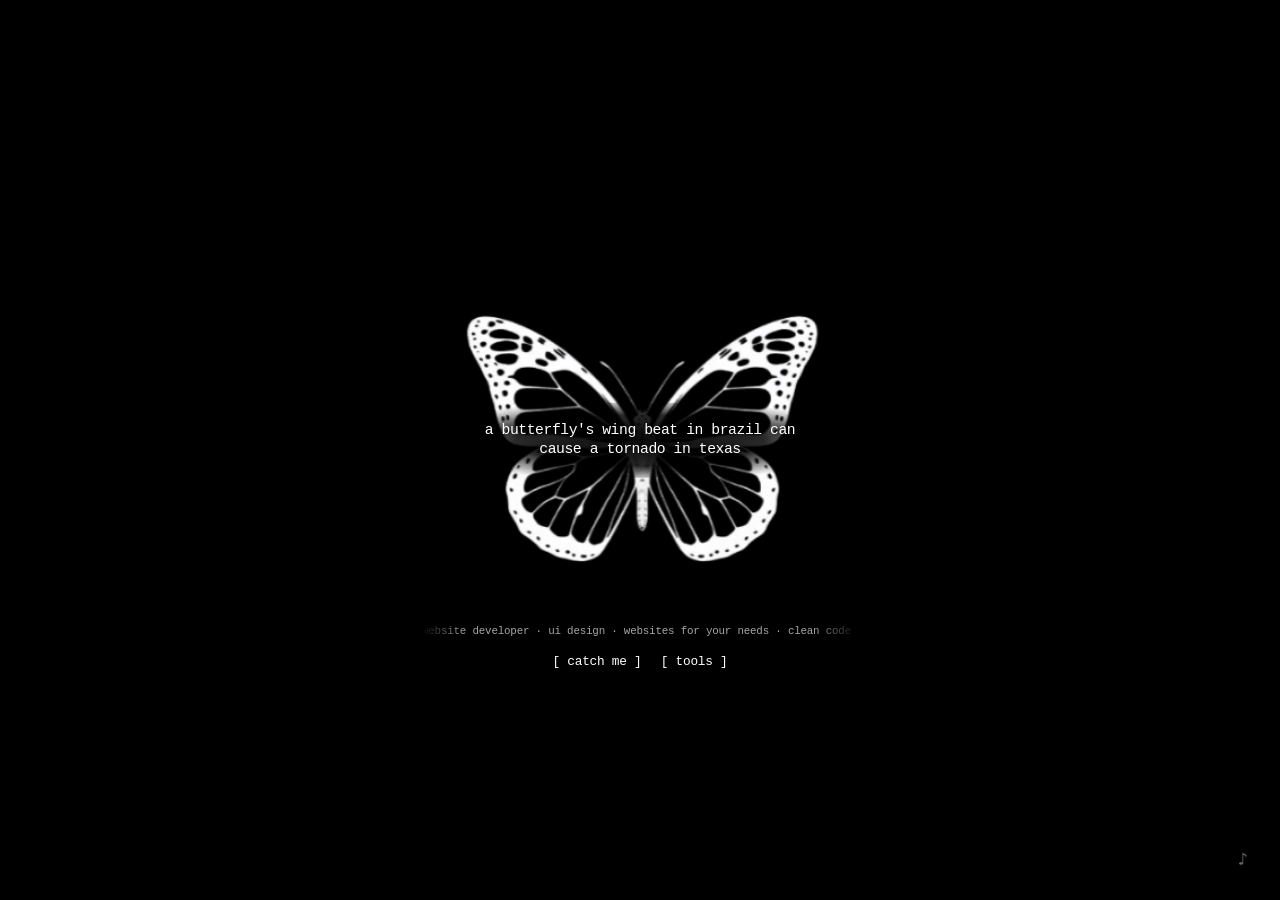
<file: index.html>
<!DOCTYPE html>
<html lang="en">
<head>
  <meta charset="UTF-8">
  <meta name="viewport" content="width=device-width, initial-scale=1">
  <title>larpujemy.pl</title>
  <meta name="description" content="flyest white boy of em all">
  <style>
    * {
      box-sizing: border-box;
      margin: 0;
      padding: 0;
      cursor: crosshair;
      user-select: none;
    }

    html {
      background-color: #ffffff;
      filter: invert(1);
    }

    body {
      background-color: #ffffff;
      color: #000000;
      font-family: "Courier New", Courier, monospace;
      min-height: 100vh;
      display: flex;
      flex-direction: column;
      align-items: center;
      justify-content: center;
      position: relative;
      -webkit-font-smoothing: antialiased;
    }

    html, body {
      height: 100vh;
      overflow: hidden;
      overscroll-behavior: none;
      touch-action: none;
    }

    .stage {
      display: flex;
      flex-direction: column;
      align-items: center;
      width: clamp(260px, 34vw, 600px);
      max-width: 92vw;
      min-width: 0;
      transform: translateZ(0);
    }

    .butterfly-frame {
      position: relative;
      width: 100%;
      line-height: 0;
    }

    .butterfly-img {
      width: 100%;
      height: auto;
      display: block;
      pointer-events: none;
      backface-visibility: hidden;
    }

    .quote {
      position: absolute;
      top: 50%;
      left: 50%;
      transform: translate(-50%, -50%) translateZ(0);
      width: 84%;
      text-align: center;
      font-size: clamp(11px, 1.15vw, 20px);
      line-height: 1.35;
      letter-spacing: -0.03em;
      color: #000000;
      padding: 4% 2%;
      font-weight: 500;
      text-shadow: 0 0 8px #ffffff, 0 0 14px #ffffff;
      background: radial-gradient(
        ellipse at center,
        rgba(255, 255, 255, 0.96) 0%,
        rgba(255, 255, 255, 0.84) 48%,
        rgba(255, 255, 255, 0) 80%
      );
    }

    .marquee-box {
      width: 100%;
      max-width: 100%;
      overflow: hidden;
      display: flex;
      white-space: nowrap;
      margin-top: clamp(-24px, -2vw, -10px);
      opacity: 0.65;
      mask-image: linear-gradient(to right, transparent, black 10%, black 90%, transparent);
      -webkit-mask-image: linear-gradient(to right, transparent, black 10%, black 90%, transparent);
      transform: translateZ(0);
    }

    .marquee-track {
      display: flex;
      flex-shrink: 0;
      min-width: 100%;
      font-size: clamp(10px, 0.85vw, 14px);
      letter-spacing: -0.02em;
      color: #000000;
      animation: marquee-scroll 18s linear infinite;
      will-change: transform;
    }

    .marquee-track span {
      white-space: nowrap;
    }

    @keyframes marquee-scroll {
      0% {
        transform: translate3d(0, 0, 0);
      }
      100% {
        transform: translate3d(-100%, 0, 0);
      }
    }

    .links {
      display: flex;
      justify-content: center;
      gap: clamp(14px, 1.5vw, 26px);
      margin-top: clamp(12px, 1.3vw, 22px);
      font-size: clamp(11px, 1vw, 16px);
      letter-spacing: -0.02em;
      white-space: nowrap;
    }

    .links > a {
      color: #000000;
      text-decoration: none;
      cursor: pointer;
      transition: opacity 0.15s ease;
    }

    .links > a:hover {
      opacity: 0.6;
    }

    .audio-widget {
      position: fixed;
      bottom: clamp(18px, 2.5vw, 38px);
      right: clamp(18px, 2.5vw, 38px);
      display: flex;
      align-items: center;
      gap: 14px;
      font-family: monospace;
      user-select: none;
      z-index: 1000;
      transform: translateZ(0);
    }

    .player-info {
      display: none;
      align-items: center;
      gap: 12px;
    }

    .audio-widget.playing .player-info {
      display: flex;
    }

    .track-title,
    .track-time {
      font-size: clamp(10px, 0.8vw, 13px);
      letter-spacing: -0.02em;
      color: #000000;
      opacity: 0.6;
      white-space: nowrap;
    }

    .glyph-container {
      position: relative;
      display: flex;
      align-items: center;
      justify-content: center;
    }

    .vol-popover {
      position: absolute;
      bottom: 100%;
      left: 50%;
      transform: translateX(-50%);
      padding-bottom: 32px;
      display: flex;
      align-items: center;
      justify-content: center;
      opacity: 0;
      pointer-events: none;
      transition: opacity 0.2s ease;
    }

    .audio-widget.playing .glyph-container:hover .vol-popover {
      opacity: 1;
      pointer-events: auto;
    }

    #vol-slider {
      -webkit-appearance: none;
      appearance: none;
      width: clamp(50px, 4vw, 68px);
      height: 2px;
      background: #000000;
      outline: none;
      cursor: pointer;
      transform: rotate(-90deg);
      opacity: 0.6;
    }

    #vol-slider::-webkit-slider-thumb {
      -webkit-appearance: none;
      width: 7px;
      height: 7px;
      background: #000000;
      border-radius: 0;
      cursor: pointer;
    }

    #vol-slider::-moz-range-thumb {
      width: 7px;
      height: 7px;
      background: #000000;
      border: none;
      border-radius: 0;
      cursor: pointer;
    }

    .music-glyph {
      font-size: clamp(16px, 1.35vw, 24px);
      line-height: 1;
      color: #000000;
      cursor: pointer;
      opacity: 0.4;
      transition: opacity 0.2s ease;
      touch-action: manipulation;
    }

    .glyph-container:hover .music-glyph {
      opacity: 1;
    }

    @media (hover: none) and (pointer: coarse) {
      .audio-widget.playing .vol-popover {
        opacity: 1;
        pointer-events: auto;
      }
    }

    /* made by larpujemy :& */
  </style>
</head>
<body>

  <main class="stage">
    <div class="butterfly-frame">
      <img src="motyl.webp" alt="butterfly" class="butterfly-img" width="385" height="370" fetchpriority="high">
      <p class="quote">
        a butterfly's wing beat in brazil can cause a tornado in texas
      </p>
    </div>

    <div class="marquee-box">
      <div class="marquee-track">
        <span>website developer · ui design · websites for your needs · clean code · from scratch to production · &nbsp;</span>
        <span>website developer · ui design · websites for your needs · clean code · from scratch to production · &nbsp;</span>
      </div>
      <div class="marquee-track" aria-hidden="true">
        <span>website developer · ui design · websites for your needs · clean code · from scratch to production · &nbsp;</span>
        <span>website developer · ui design · websites for your needs · clean code · from scratch to production · &nbsp;</span>
      </div>
    </div>

    <nav class="links">
      <a href="https://discord.com/users/1466510566385254557" target="_blank" rel="noopener noreferrer">[ catch me ]</a>
      <a href="/tools">[ tools ]</a>
    </nav>
  </main>

  <div class="audio-widget" id="audio-widget">
    <div class="player-info" id="player-info">
      <span class="track-title" id="track-title"></span>
      <span class="track-time" id="track-time">[ 0:00 / 0:00 ]</span>
    </div>

    <div class="glyph-container">
      <div class="vol-popover">
        <input type="range" id="vol-slider" min="0" max="1" step="0.01" value="0.3" aria-label="Volume">
      </div>
      <span class="music-glyph" id="music-btn" role="button" aria-label="Play or pause music" tabindex="0">&#9834;</span>
    </div>
  </div>

  <audio id="main-audio"></audio>
  <script src="script.js" defer></script>
</body>
</html>
</file>
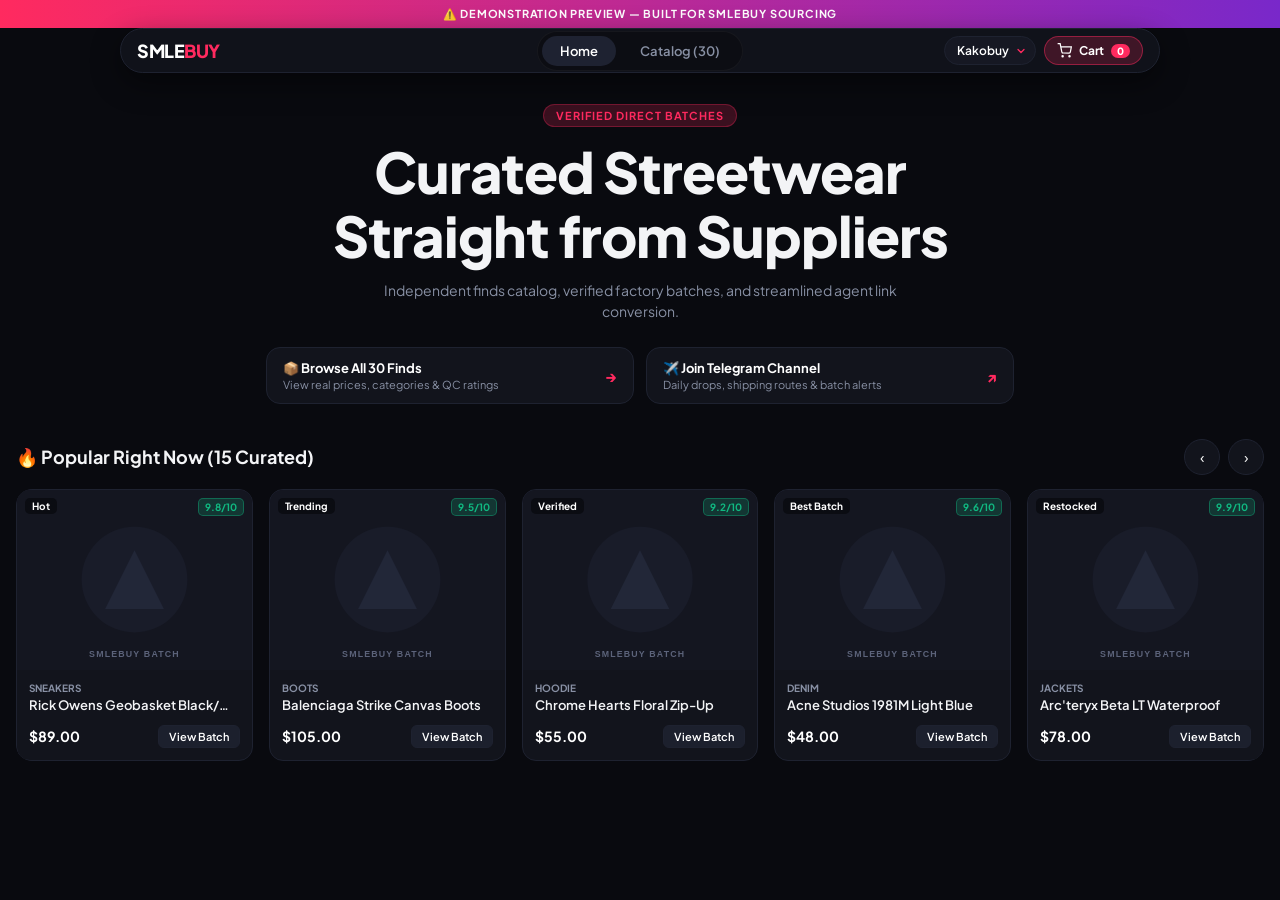
<file: smlebuy/index.html>
<!DOCTYPE html>
<html lang="en">
<head>
  <meta charset="UTF-8">
  <meta name="viewport" content="width=device-width, initial-scale=1.0">
  <title>SMLEBUY — Direct Sourcing & Finds Showcase</title>
  <link rel="preconnect" href="https://fonts.googleapis.com">
  <link rel="preconnect" href="https://fonts.gstatic.com" crossorigin>
  <link href="https://fonts.googleapis.com/css2?family=Plus+Jakarta+Sans:wght@400;500;600;700;800&display=swap" rel="stylesheet">
  <style>
    :root {
      --bg: #090a0f;
      --card-bg: #12141c;
      --card-border: #1e2230;
      --accent: #ff2a5f;
      --accent-glow: rgba(255, 42, 95, 0.2);
      --text: #f3f4f6;
      --text-muted: #8890a4;
    }

    * {
      box-sizing: border-box;
      margin: 0;
      padding: 0;
      font-family: 'Plus Jakarta Sans', sans-serif;
    }

    body {
      background-color: var(--bg);
      color: var(--text);
      min-height: 100vh;
      overflow-x: hidden;
      padding-bottom: 70px;
    }

    /* --- ALERT BAR --- */
    .demo-bar {
      background: linear-gradient(90deg, #ff2a5f, #7928ca);
      color: #fff;
      text-align: center;
      padding: 7px 14px;
      font-size: 11px;
      font-weight: 700;
      letter-spacing: 0.8px;
      text-transform: uppercase;
    }

    /* --- NAVBAR --- */
    header {
      position: sticky;
      top: 14px;
      z-index: 100;
      padding: 0 16px;
      margin-bottom: 25px;
    }

    .nav-container {
      max-width: 1040px;
      margin: 0 auto;
      background: rgba(18, 20, 28, 0.92);
      backdrop-filter: blur(14px);
      border: 1px solid var(--card-border);
      border-radius: 50px;
      padding: 7px 16px;
      display: flex;
      align-items: center;
      justify-content: space-between;
      box-shadow: 0 10px 30px rgba(0, 0, 0, 0.45);
      position: relative;
    }

    .logo {
      font-size: 18px;
      font-weight: 800;
      letter-spacing: -0.5px;
      text-decoration: none;
      color: #fff;
      z-index: 2;
    }

    .logo span {
      color: var(--accent);
    }

    .nav-center {
      position: absolute;
      left: 50%;
      top: 50%;
      transform: translate(-50%, -50%);
      display: flex;
      align-items: center;
      gap: 6px;
      background: rgba(9, 10, 15, 0.45);
      padding: 4px;
      border-radius: 30px;
      border: 1px solid rgba(255, 255, 255, 0.04);
      z-index: 1;
    }

    .nav-link {
      color: var(--text-muted);
      text-decoration: none;
      font-size: 13px;
      font-weight: 600;
      padding: 7px 18px;
      border-radius: 25px;
      transition: all 0.2s ease;
      white-space: nowrap;
    }

    .nav-link:hover { color: #fff; }
    .nav-link.active {
      color: #fff;
      background: #1e2231;
    }

    .nav-actions {
      display: flex;
      align-items: center;
      gap: 8px;
      z-index: 2;
    }

    .agent-wrapper {
      position: relative;
      display: flex;
      align-items: center;
    }

    .agent-select-input {
      appearance: none;
      -webkit-appearance: none;
      background: #161823;
      border: 1px solid var(--card-border);
      color: #fff;
      font-size: 12px;
      font-weight: 600;
      padding: 6px 26px 6px 12px;
      border-radius: 20px;
      cursor: pointer;
      outline: none;
      transition: border-color 0.2s;
    }

    .agent-select-input:hover,
    .agent-select-input:focus {
      border-color: rgba(255, 42, 95, 0.5);
    }

    .agent-wrapper svg {
      position: absolute;
      right: 9px;
      pointer-events: none;
      stroke: var(--accent);
    }

    .cart-btn {
      display: inline-flex;
      align-items: center;
      gap: 7px;
      background: var(--accent-glow);
      border: 1px solid rgba(255, 42, 95, 0.45);
      color: #fff;
      font-size: 12px;
      font-weight: 700;
      padding: 6px 12px;
      border-radius: 20px;
      text-decoration: none;
      cursor: pointer;
    }

    .cart-btn svg {
      stroke: #fff;
      fill: none;
      stroke-width: 2;
    }

    .cart-num {
      background: var(--accent);
      color: #fff;
      font-size: 10px;
      padding: 1px 6px;
      border-radius: 12px;
      font-weight: 800;
    }

    /* --- BOTTOM BAR DLA TELEFONÓW --- */
    .mobile-bottom-nav {
      display: none;
      position: fixed;
      bottom: 12px;
      left: 50%;
      transform: translateX(-50%);
      background: rgba(18, 20, 28, 0.95);
      backdrop-filter: blur(16px);
      border: 1px solid var(--card-border);
      border-radius: 40px;
      padding: 5px 8px;
      z-index: 200;
      box-shadow: 0 10px 25px rgba(0,0,0,0.6);
      gap: 4px;
    }

    .mobile-bottom-nav .nav-link {
      font-size: 12px;
      padding: 7px 16px;
    }

    /* --- HERO --- */
    .hero {
      max-width: 860px;
      margin: 30px auto 25px;
      padding: 0 16px;
      text-align: center;
    }

    .hero-tag {
      display: inline-block;
      font-size: 11px;
      font-weight: 700;
      text-transform: uppercase;
      letter-spacing: 1px;
      padding: 4px 12px;
      border-radius: 30px;
      background: var(--accent-glow);
      color: var(--accent);
      border: 1px solid rgba(255, 42, 95, 0.3);
      margin-bottom: 12px;
    }

    .hero h1 {
      font-size: clamp(28px, 6vw, 56px);
      font-weight: 800;
      letter-spacing: -1px;
      line-height: 1.15;
      margin-bottom: 12px;
    }

    .hero p {
      color: var(--text-muted);
      font-size: 14px;
      line-height: 1.5;
      max-width: 540px;
      margin: 0 auto 24px;
    }

    /* --- ACTIONS ROW --- */
    .compact-actions-row {
      max-width: 780px;
      margin: 0 auto 35px;
      padding: 0 16px;
      display: flex;
      gap: 12px;
    }

    .compact-btn {
      flex: 1;
      background: var(--card-bg);
      border: 1px solid var(--card-border);
      border-radius: 14px;
      padding: 12px 16px;
      display: flex;
      align-items: center;
      justify-content: space-between;
      text-decoration: none;
      color: #fff;
      transition: all 0.2s ease;
    }

    .compact-btn:hover {
      border-color: var(--accent);
      transform: translateY(-2px);
      background: #161822;
    }

    .compact-btn .label {
      font-size: 13px;
      font-weight: 700;
      display: flex;
      align-items: center;
      gap: 8px;
    }

    .compact-btn .sub {
      font-size: 11px;
      color: var(--text-muted);
      margin-top: 2px;
    }

    .compact-btn .arrow {
      color: var(--accent);
      font-weight: 800;
      font-size: 15px;
    }

    /* --- RESPONSIVE CAROUSEL (5 NA PC / 1 NA MOBILE) --- */
    .carousel-section {
      max-width: 1280px;
      margin: 0 auto 60px;
      padding: 0 16px;
    }

    .section-header {
      display: flex;
      align-items: center;
      justify-content: space-between;
      margin-bottom: 14px;
    }

    .section-header h2 {
      font-size: 18px;
      font-weight: 700;
      display: flex;
      align-items: center;
      gap: 8px;
    }

    .controls {
      display: flex;
      gap: 8px;
    }

    .ctrl-btn {
      width: 36px;
      height: 36px;
      border-radius: 50%;
      background: var(--card-bg);
      border: 1px solid var(--card-border);
      color: #fff;
      cursor: pointer;
      display: flex;
      align-items: center;
      justify-content: center;
      font-size: 15px;
      transition: all 0.2s;
    }

    .ctrl-btn:hover {
      background: var(--accent);
      border-color: var(--accent);
    }

    .carousel-wrapper {
      overflow: hidden;
      width: 100%;
      border-radius: 16px;
    }

    .carousel-track {
      display: flex;
      transition: transform 0.55s cubic-bezier(0.25, 1, 0.5, 1);
      width: 100%;
      gap: 16px;
    }

    /* Desktop domyślnie: 5 kart w jednym rzędzie z uwzględnieniem odstępów */
    .p-card-item {
      flex: 0 0 calc((100% - (4 * 16px)) / 5);
      background: var(--card-bg);
      border: 1px solid var(--card-border);
      border-radius: 14px;
      overflow: hidden;
      display: flex;
      flex-direction: column;
    }

    .p-img-box {
      width: 100%;
      height: 180px;
      background: #161824;
      position: relative;
    }

    .p-img-box img {
      width: 100%;
      height: 100%;
      object-fit: cover;
    }

    .p-badge {
      position: absolute;
      top: 8px;
      left: 8px;
      background: rgba(9, 10, 15, 0.8);
      backdrop-filter: blur(4px);
      padding: 2px 7px;
      border-radius: 5px;
      font-size: 10px;
      font-weight: 700;
      color: #fff;
    }

    .p-score {
      position: absolute;
      top: 8px;
      right: 8px;
      background: rgba(16, 185, 129, 0.2);
      border: 1px solid rgba(16, 185, 129, 0.4);
      color: #10b981;
      padding: 2px 6px;
      border-radius: 5px;
      font-size: 10px;
      font-weight: 700;
    }

    .p-details {
      padding: 12px;
      display: flex;
      flex-direction: column;
      flex-grow: 1;
    }

    .p-category {
      font-size: 10px;
      color: var(--text-muted);
      text-transform: uppercase;
      font-weight: 700;
      margin-bottom: 3px;
    }

    .p-title {
      font-size: 13px;
      font-weight: 600;
      white-space: nowrap;
      overflow: hidden;
      text-overflow: ellipsis;
      margin-bottom: 12px;
    }

    .p-footer {
      display: flex;
      align-items: center;
      justify-content: space-between;
      margin-top: auto;
    }

    .p-price {
      font-size: 14px;
      font-weight: 700;
      color: #fff;
    }

    .p-buy {
      background: #1c202d;
      border: 1px solid var(--card-border);
      color: #fff;
      font-size: 11px;
      font-weight: 600;
      padding: 4px 10px;
      border-radius: 6px;
      text-decoration: none;
      transition: border-color 0.2s;
    }

    .p-buy:hover { border-color: var(--accent); }

    /* --- MOBILE STYLES (DOKŁADNIE 1 KARTA WIDOCZNA) --- */
    @media (max-width: 768px) {
      body { padding-bottom: 80px; }
      .nav-center { display: none; }
      .mobile-bottom-nav { display: flex; }
      .compact-actions-row { flex-direction: column; }
      .cart-btn span.label-text { display: none; }

      .carousel-section {
        max-width: 440px; /* Zgrabny wyśrodkowany box na mobile */
      }

      .carousel-track {
        gap: 0px; /* Bez luki między kartami na pełnym slajdzie 100% */
      }

      .p-card-item {
        flex: 0 0 100%; /* Dokładnie 1 item zajmuje cały ekran */
        border-radius: 16px;
      }

      .p-img-box {
        height: 240px;
      }
    }
  </style>
</head>
<body>

  <div class="demo-bar">
    ⚠️ Demonstration Preview — Built for SMLEBUY Sourcing
  </div>

  <header>
    <div class="nav-container">
      <a href="index.html" class="logo">SMLE<span>BUY</span></a>

      <nav class="nav-center">
        <a href="index.html" class="nav-link active">Home</a>
        <a href="links.html" class="nav-link">Catalog (30)</a>
      </nav>

      <div class="nav-actions">
        <div class="agent-wrapper">
          <select class="agent-select-input" id="navAgent">
            <option>Kakobuy</option>
            <option>Mulebuy</option>
            <option>CNfans</option>
            <option>Basetao</option>
          </select>
          <svg width="12" height="12" viewBox="0 0 24 24" fill="none" stroke-width="2.5" stroke-linecap="round"><path d="M6 9l6 6 6-6"/></svg>
        </div>

        <button class="cart-btn" onclick="alert('Cart preview')">
          <svg width="15" height="15" viewBox="0 0 24 24">
            <circle cx="9" cy="21" r="1"></circle>
            <circle cx="20" cy="21" r="1"></circle>
            <path d="M1 1h4l2.68 13.39a2 2 0 0 0 2 1.61h9.72a2 2 0 0 0 2-1.61L23 6H6"></path>
          </svg>
          <span class="label-text">Cart</span>
          <span class="cart-num">0</span>
        </button>
      </div>
    </div>
  </header>

  <div class="mobile-bottom-nav">
    <a href="index.html" class="nav-link active">🏠 Home</a>
    <a href="links.html" class="nav-link">📦 Catalog (30)</a>
  </div>

  <main>
    <section class="hero">
      <span class="hero-tag">Verified Direct Batches</span>
      <h1>Curated Streetwear<br>Straight from Suppliers</h1>
      <p>Independent finds catalog, verified factory batches, and streamlined agent link conversion.</p>
    </section>

    <section class="compact-actions-row">
      <a href="links.html" class="compact-btn">
        <div>
          <div class="label">📦 Browse All 30 Finds</div>
          <div class="sub">View real prices, categories & QC ratings</div>
        </div>
        <span class="arrow">→</span>
      </a>

      <a href="https://t.me" target="_blank" class="compact-btn">
        <div>
          <div class="label">✈️ Join Telegram Channel</div>
          <div class="sub">Daily drops, shipping routes & batch alerts</div>
        </div>
        <span class="arrow">↗</span>
      </a>
    </section>

    <!-- Sekcja Karuzeli -->
    <section class="carousel-section">
      <div class="section-header">
        <h2>🔥 Popular Right Now (15 Curated)</h2>
        <div class="controls">
          <button class="ctrl-btn" onclick="prevSlide()" title="Previous">‹</button>
          <button class="ctrl-btn" onclick="nextSlide()" title="Next">›</button>
        </div>
      </div>

      <div class="carousel-wrapper">
        <div class="carousel-track" id="popularTrack"></div>
      </div>
    </section>
  </main>

  <script>
    const PLACEHOLDER_IMG = "data:image/svg+xml;charset=UTF-8,%3Csvg xmlns='http://www.w3.org/2000/svg' width='400' height='400' viewBox='0 0 400 400'%3E%3Crect width='400' height='400' fill='%23141620'/%3E%3Ccircle cx='200' cy='200' r='90' fill='%23191c29'/%3E%3Cpath d='M150 250 L200 150 L250 250 Z' fill='%23222738'/%3E%3Ctext x='50%25' y='82%25' dominant-baseline='middle' text-anchor='middle' fill='%235c637a' font-family='sans-serif' font-size='15' font-weight='700' letter-spacing='2'%3ESMLEBUY BATCH%3C/text%3E%3C/svg%3E";

    const popularItems = [
      { id: 1, name: "Rick Owens Geobasket Black/Milk", cat: "Sneakers", price: "$89.00", rating: "9.8/10", badge: "Hot" },
      { id: 2, name: "Balenciaga Strike Canvas Boots", cat: "Boots", price: "$105.00", rating: "9.5/10", badge: "Trending" },
      { id: 3, name: "Chrome Hearts Floral Zip-Up", cat: "Hoodie", price: "$55.00", rating: "9.2/10", badge: "Verified" },
      { id: 4, name: "Acne Studios 1981M Light Blue", cat: "Denim", price: "$48.00", rating: "9.6/10", badge: "Best Batch" },
      { id: 5, name: "Arc'teryx Beta LT Waterproof", cat: "Jackets", price: "$78.00", rating: "9.9/10", badge: "Restocked" },
      { id: 6, name: "Maison Margiela GAT White Leather", cat: "Sneakers", price: "$65.00", rating: "9.7/10", badge: "Top Tier" },
      { id: 7, name: "Supreme Box Logo FW23 Heather Grey", cat: "Hoodie", price: "$52.00", rating: "9.8/10", badge: "Popular" },
      { id: 8, name: "Bape Shark Double Full Zip", cat: "Hoodie", price: "$62.00", rating: "9.0/10", badge: "Classic" },
      { id: 9, name: "Rick Owens Bolan Banana Denim", cat: "Denim", price: "$59.00", rating: "9.4/10", badge: "Waxed" },
      { id: 10, name: "Prada Re-Nylon Puffer Jacket", cat: "Jackets", price: "$115.00", rating: "9.6/10", badge: "Luxury" },
      { id: 11, name: "Salomon XT-6 Black Phantom", cat: "Sneakers", price: "$58.00", rating: "9.4/10", badge: "Gorpcore" },
      { id: 12, name: "Chrome Hearts Roller Belt 925", cat: "Accessories", price: "$45.00", rating: "9.5/10", badge: "Steel" },
      { id: 13, name: "Balenciaga 3XL Mud Sneaker", cat: "Sneakers", price: "$98.00", rating: "9.7/10", badge: "Distressed" },
      { id: 14, name: "Moncler Maya Down Black", cat: "Jackets", price: "$130.00", rating: "9.9/10", badge: "Warm" },
      { id: 15, name: "Diesel 1996 D-Sire Baggy Wash", cat: "Denim", price: "$54.00", rating: "9.5/10", badge: "Oversized" }
    ];

    const track = document.getElementById('popularTrack');

    // Generujemy 15 itemów
    popularItems.forEach(item => {
      track.innerHTML += `
        <div class="p-card-item">
          <div class="p-img-box">
            <span class="p-badge">${item.badge}</span>
            <span class="p-score">${item.rating}</span>
            <img src="${PLACEHOLDER_IMG}" alt="${item.name}">
          </div>
          <div class="p-details">
            <span class="p-category">${item.cat}</span>
            <div class="p-title" title="${item.name}">${item.name}</div>
            <div class="p-footer">
              <span class="p-price">${item.price}</span>
              <a href="links.html" class="p-buy">View Batch</a>
            </div>
          </div>
        </div>
      `;
    });

    let currentIndex = 0;

    function isMobile() {
      return window.innerWidth <= 768;
    }

    function updateCarousel() {
      if (isMobile()) {
        // Na telefonie: skok o 1 item (100% szerokości tracka)
        track.style.transform = `translateX(-${currentIndex * 100}%)`;
      } else {
        // Na PC: skok o 5 itemów (czyli 1 cały ekran = 100% + gap)
        // Dla 15 itemów i 5 widocznych mamy 3 strony (indeksy 0, 1, 2)
        const gap = 16;
        track.style.transform = `translateX(calc(-${currentIndex * 100}% - ${currentIndex * gap}px))`;
      }
    }

    function nextSlide() {
      const maxIndex = isMobile() ? (popularItems.length - 1) : 2; // 15 stron na mobile vs 3 strony po 5 sztuk na PC
      currentIndex = currentIndex >= maxIndex ? 0 : currentIndex + 1;
      updateCarousel();
    }

    function prevSlide() {
      const maxIndex = isMobile() ? (popularItems.length - 1) : 2;
      currentIndex = currentIndex <= 0 ? maxIndex : currentIndex - 1;
      updateCarousel();
    }

    // Reset indeksu przy zmianie rozmiaru okna
    window.addEventListener('resize', () => {
      currentIndex = 0;
      updateCarousel();
    });

    // Pętla auto-scroll co 3 sekundy
    let timer = setInterval(nextSlide, 3000);
    track.addEventListener('mouseenter', () => clearInterval(timer));
    track.addEventListener('mouseleave', () => timer = setInterval(nextSlide, 3000));
  </script>
</body>
</html>
</file>
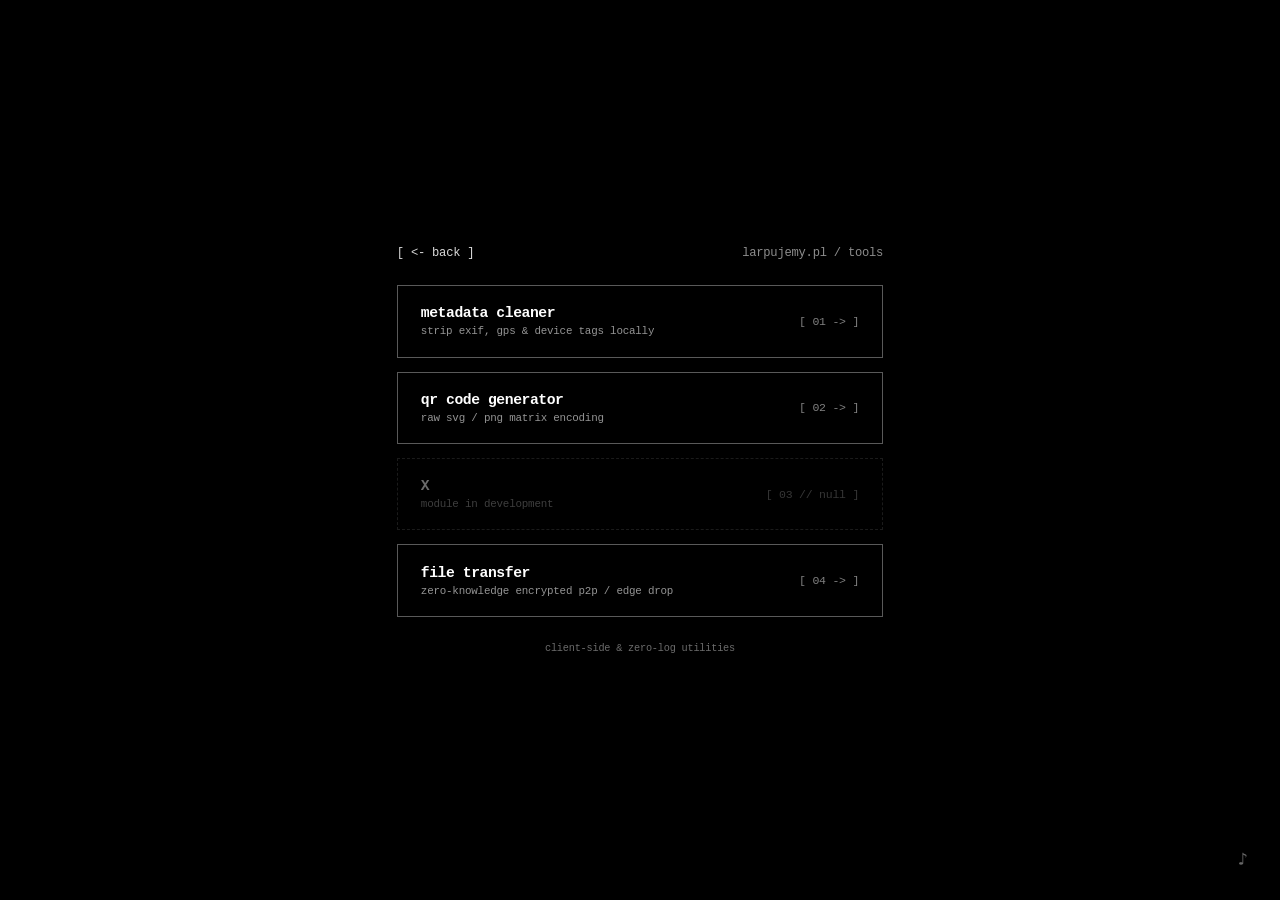
<file: tools/index.html>
<!DOCTYPE html>
<html lang="en">
<head>
  <meta charset="UTF-8">
  <meta name="viewport" content="width=device-width, initial-scale=1">
  <title>larpujemy.pl — tools</title>
  <meta name="description" content="utility suite by larpujemy">
  <style>
    * {
      box-sizing: border-box;
      margin: 0;
      padding: 0;
      cursor: crosshair;
      user-select: none;
    }

    html {
      background-color: #ffffff;
      filter: invert(1);
    }

    body {
      background-color: #ffffff;
      color: #000000;
      font-family: "Courier New", Courier, monospace;
      min-height: 100vh;
      display: flex;
      flex-direction: column;
      align-items: center;
      justify-content: center;
      position: relative;
      padding: 24px 16px;
      -webkit-font-smoothing: antialiased;
    }

    html, body {
      height: 100vh;
      overflow: hidden;
      overscroll-behavior: none;
      touch-action: none;
    }

    .stage {
      display: flex;
      flex-direction: column;
      align-items: center;
      width: clamp(300px, 38vw, 680px);
      max-width: 92vw;
      transform: translateZ(0);
    }

    .header-bar {
      width: 100%;
      display: flex;
      justify-content: space-between;
      align-items: center;
      margin-bottom: clamp(16px, 2vw, 28px);
      font-size: clamp(11px, 0.95vw, 15px);
      letter-spacing: -0.02em;
    }

    .header-title {
      opacity: 0.55;
    }

    .back-link {
      color: #000000;
      text-decoration: none;
      cursor: alias;
      opacity: 0.85;
      transition: opacity 0.15s ease;
    }

    .back-link:hover {
      opacity: 1;
      text-decoration: underline;
    }

    .tools-stack {
      width: 100%;
      display: flex;
      flex-direction: column;
      gap: clamp(10px, 1.1vw, 16px);
    }

    .tool-card {
      width: 100%;
      display: flex;
      align-items: center;
      justify-content: space-between;
      padding: clamp(14px, 1.5vw, 22px) clamp(16px, 1.8vw, 26px);
      border: 1px solid rgba(0, 0, 0, 0.35);
      background-color: transparent;
      color: #000000;
      text-decoration: none;
      cursor: alias;
      transition: background-color 0.12s ease, color 0.12s ease, border-color 0.12s ease;
    }

    .tool-card:hover {
      background-color: #000000;
      color: #ffffff;
      border-color: #000000;
    }

    .tool-left {
      display: flex;
      flex-direction: column;
      gap: 4px;
      min-width: 0;
    }

    .tool-name {
      font-size: clamp(13px, 1.15vw, 18px);
      font-weight: 700;
      letter-spacing: -0.03em;
      white-space: nowrap;
      overflow: hidden;
      text-overflow: ellipsis;
    }

    .tool-desc {
      font-size: clamp(10px, 0.85vw, 13px);
      letter-spacing: -0.02em;
      opacity: 0.58;
      white-space: nowrap;
      overflow: hidden;
      text-overflow: ellipsis;
    }

    .tool-card:hover .tool-desc {
      opacity: 0.78;
    }

    .tool-meta {
      font-size: clamp(10px, 0.9vw, 14px);
      letter-spacing: -0.02em;
      opacity: 0.5;
      margin-left: 16px;
      flex-shrink: 0;
    }

    .tool-card:hover .tool-meta {
      opacity: 1;
    }

    .tool-card.is-empty {
      border-style: dashed;
      border-color: rgba(0, 0, 0, 0.25);
      opacity: 0.42;
      cursor: not-allowed;
      pointer-events: none;
    }

    .footer-note {
      width: 100%;
      margin-top: clamp(16px, 2vw, 28px);
      font-size: clamp(10px, 0.8vw, 13px);
      letter-spacing: -0.02em;
      opacity: 0.42;
      text-align: center;
    }

    /* Identical Audio Widget */
    .audio-widget {
      position: fixed;
      bottom: clamp(18px, 2.5vw, 38px);
      right: clamp(18px, 2.5vw, 38px);
      display: flex;
      align-items: center;
      gap: 14px;
      font-family: monospace;
      user-select: none;
      z-index: 1000;
      transform: translateZ(0);
    }

    .player-info {
      display: none;
      align-items: center;
      gap: 12px;
    }

    .audio-widget.playing .player-info {
      display: flex;
    }

    .track-title,
    .track-time {
      font-size: clamp(10px, 0.8vw, 13px);
      letter-spacing: -0.02em;
      color: #000000;
      opacity: 0.6;
      white-space: nowrap;
    }

    .glyph-container {
      position: relative;
      display: flex;
      align-items: center;
      justify-content: center;
    }

    .vol-popover {
      position: absolute;
      bottom: 100%;
      left: 50%;
      transform: translateX(-50%);
      padding-bottom: 32px;
      display: flex;
      align-items: center;
      justify-content: center;
      opacity: 0;
      pointer-events: none;
      transition: opacity 0.2s ease;
    }

    .audio-widget.playing .glyph-container:hover .vol-popover {
      opacity: 1;
      pointer-events: auto;
    }

    #vol-slider {
      -webkit-appearance: none;
      appearance: none;
      width: clamp(50px, 4vw, 68px);
      height: 2px;
      background: #000000;
      outline: none;
      cursor: crosshair;
      transform: rotate(-90deg);
      opacity: 0.6;
    }

    #vol-slider::-webkit-slider-thumb {
      -webkit-appearance: none;
      width: 7px;
      height: 7px;
      background: #000000;
      border-radius: 0;
      cursor: crosshair;
    }

    #vol-slider::-moz-range-thumb {
      width: 7px;
      height: 7px;
      background: #000000;
      border: none;
      border-radius: 0;
      cursor: crosshair;
    }

    .music-glyph {
      font-size: clamp(16px, 1.35vw, 24px);
      line-height: 1;
      color: #000000;
      cursor: crosshair;
      opacity: 0.4;
      transition: opacity 0.2s ease;
      touch-action: manipulation;
    }

    .glyph-container:hover .music-glyph {
      opacity: 1;
    }

    @media (hover: none) and (pointer: coarse) {
      .audio-widget.playing .vol-popover {
        opacity: 1;
        pointer-events: auto;
      }
    }

    /* made by larpujemy :& */
  </style>
</head>
<body>

  <main class="stage">
    <header class="header-bar">
      <a href="/" class="back-link">[ &lt;- back ]</a>
      <span class="header-title">larpujemy.pl / tools</span>
    </header>

    <section class="tools-stack" aria-label="Available tools">
      <a href="/tools/metadata" class="tool-card">
        <div class="tool-left">
          <span class="tool-name">metadata cleaner</span>
          <span class="tool-desc">strip exif, gps &amp; device tags locally</span>
        </div>
        <span class="tool-meta">[ 01 -&gt; ]</span>
      </a>

      <a href="/tools/qr.html" class="tool-card">
        <div class="tool-left">
          <span class="tool-name">qr code generator</span>
          <span class="tool-desc">raw svg / png matrix encoding</span>
        </div>
        <span class="tool-meta">[ 02 -&gt; ]</span>
      </a>

      <div class="tool-card is-empty" aria-disabled="true">
        <div class="tool-left">
          <span class="tool-name">X</span>
          <span class="tool-desc">module in development</span>
        </div>
        <span class="tool-meta">[ 03 // null ]</span>
      </div>

      <a href="https://transfer.larpujemy.pl" target="_blank" rel="noopener noreferrer" class="tool-card">
        <div class="tool-left">
          <span class="tool-name">file transfer</span>
          <span class="tool-desc">zero-knowledge encrypted p2p / edge drop</span>
        </div>
        <span class="tool-meta">[ 04 -&gt; ]</span>
      </a>
    </section>

    <p class="footer-note">client-side &amp; zero-log utilities</p>
  </main>

  <div class="audio-widget" id="audio-widget">
    <div class="player-info" id="player-info">
      <span class="track-title" id="track-title"></span>
      <span class="track-time" id="track-time">[ 0:00 / 0:00 ]</span>
    </div>

    <div class="glyph-container">
      <div class="vol-popover">
        <input type="range" id="vol-slider" min="0" max="1" step="0.01" value="0.3" aria-label="Volume">
      </div>
      <span class="music-glyph" id="music-btn" role="button" aria-label="Play or pause music" tabindex="0">&#9834;</span>
    </div>
  </div>

  <audio id="main-audio"></audio>
  <script src="/script.js" defer></script>
</body>
</html>
</file>
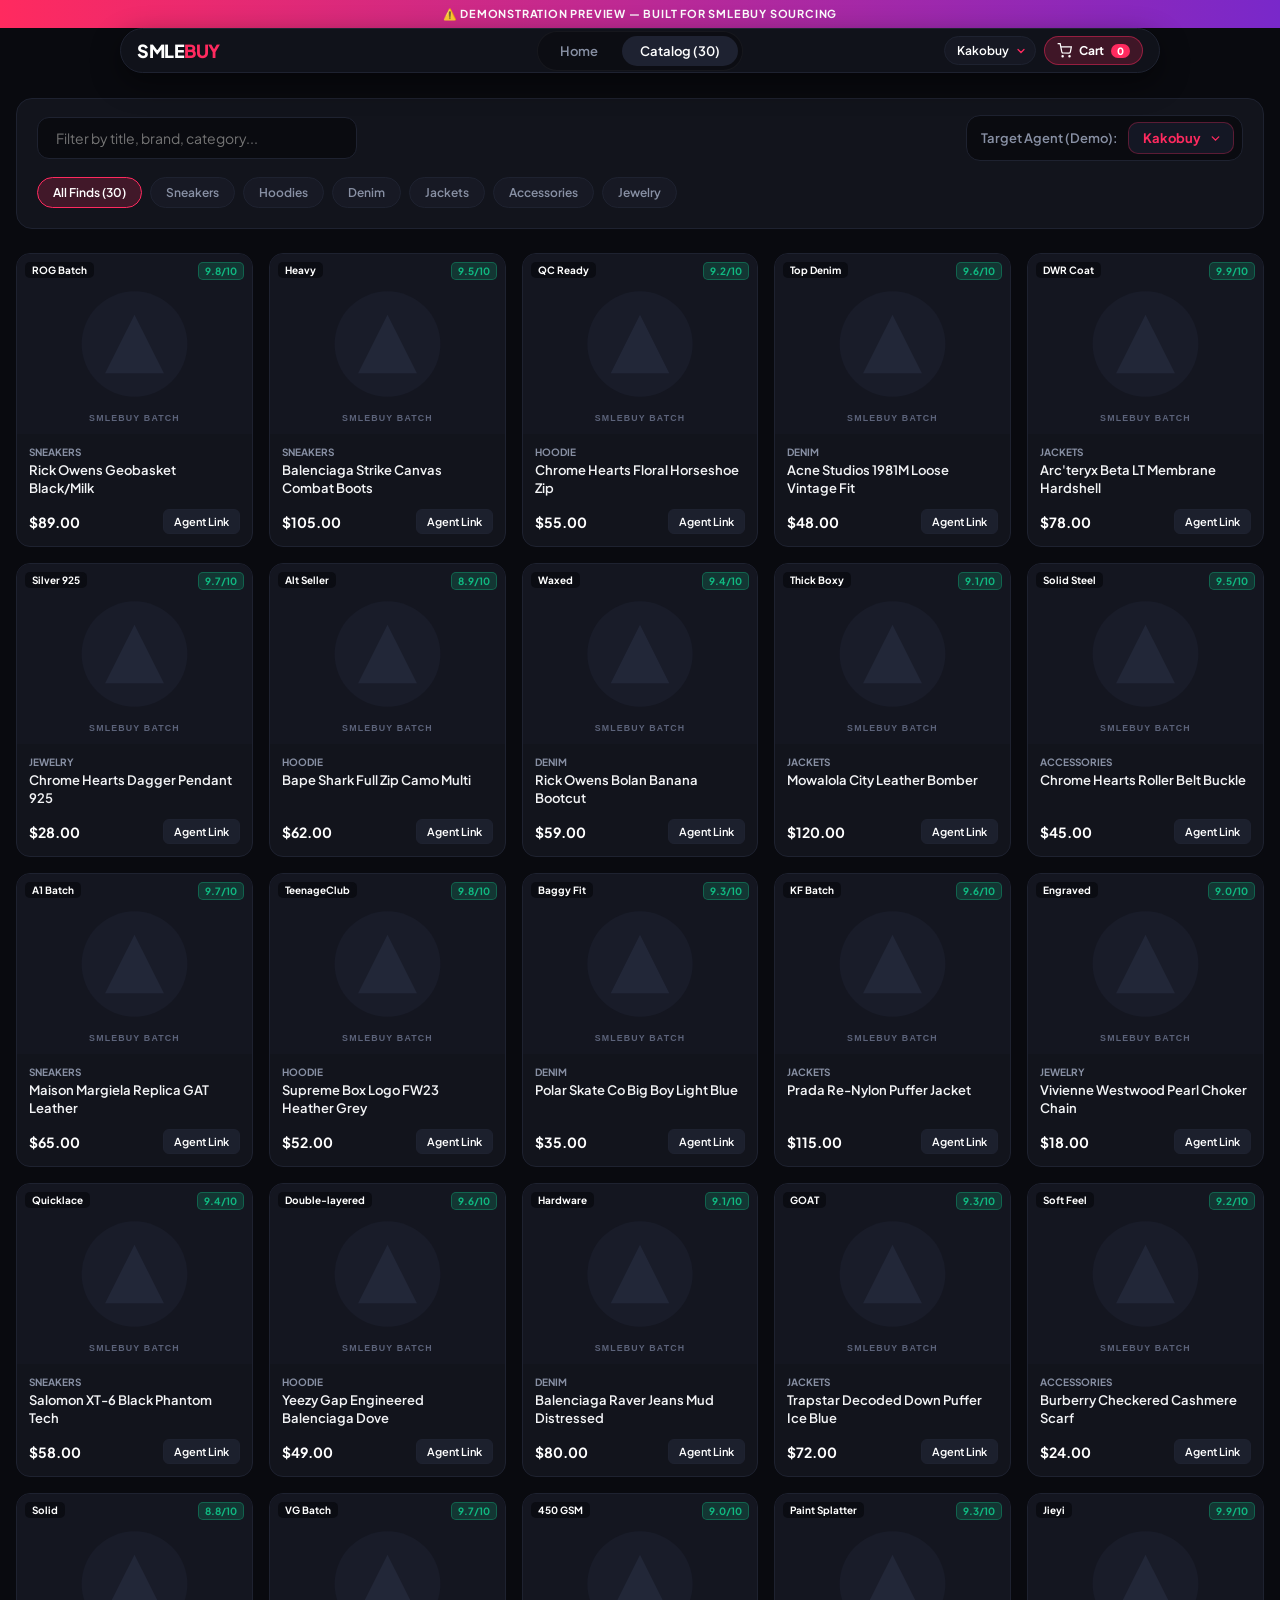
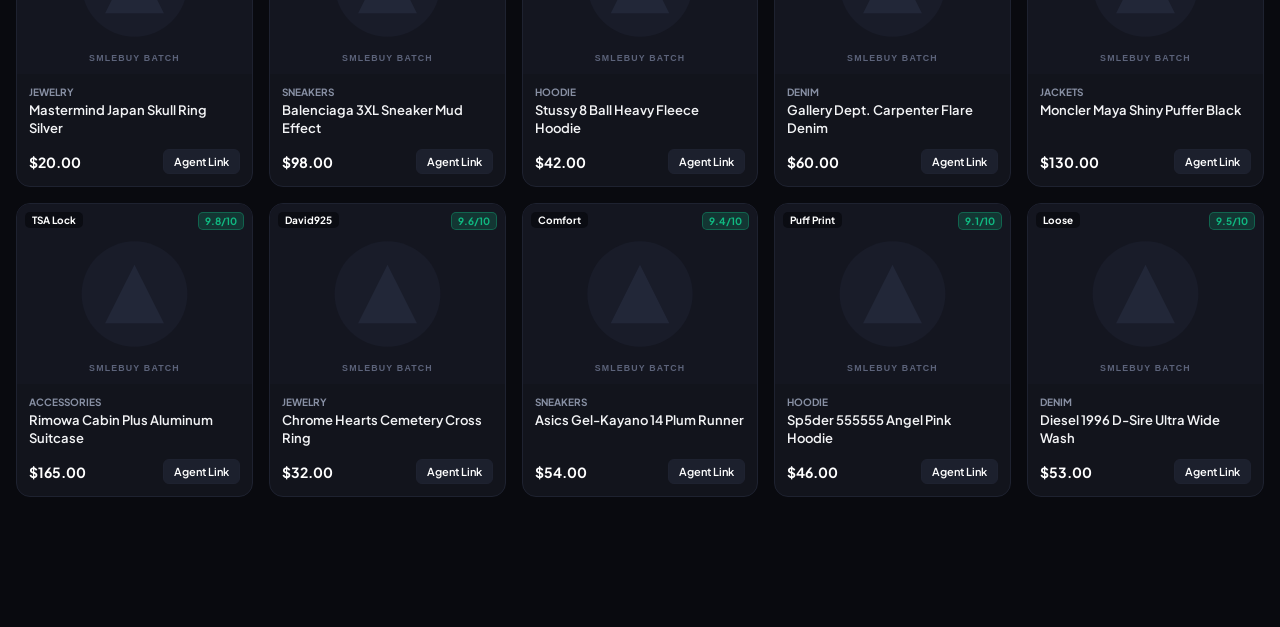
<file: smlebuy/links.html>
<!DOCTYPE html>
<html lang="en">
<head>
  <meta charset="UTF-8">
  <meta name="viewport" content="width=device-width, initial-scale=1.0">
  <title>SMLEBUY — Direct Catalog (30 Demo Finds)</title>
  <link rel="preconnect" href="https://fonts.googleapis.com">
  <link rel="preconnect" href="https://fonts.gstatic.com" crossorigin>
  <link href="https://fonts.googleapis.com/css2?family=Plus+Jakarta+Sans:wght@400;500;600;700;800&display=swap" rel="stylesheet">
  <style>
    :root {
      --bg: #090a0f;
      --card-bg: #12141c;
      --card-border: #1e2230;
      --accent: #ff2a5f;
      --accent-glow: rgba(255, 42, 95, 0.2);
      --text: #f3f4f6;
      --text-muted: #8890a4;
    }

    * {
      box-sizing: border-box;
      margin: 0;
      padding: 0;
      font-family: 'Plus Jakarta Sans', sans-serif;
    }

    body {
      background-color: var(--bg);
      color: var(--text);
      min-height: 100vh;
      overflow-x: hidden;
      padding-bottom: 70px;
    }

    /* --- ALERT BAR --- */
    .demo-bar {
      background: linear-gradient(90deg, #ff2a5f, #7928ca);
      color: #fff;
      text-align: center;
      padding: 7px 14px;
      font-size: 11px;
      font-weight: 700;
      letter-spacing: 0.8px;
      text-transform: uppercase;
    }

    /* --- NAVBAR --- */
    header {
      position: sticky;
      top: 14px;
      z-index: 100;
      padding: 0 16px;
      margin-bottom: 25px;
    }

    .nav-container {
      max-width: 1040px;
      margin: 0 auto;
      background: rgba(18, 20, 28, 0.92);
      backdrop-filter: blur(14px);
      border: 1px solid var(--card-border);
      border-radius: 50px;
      padding: 7px 16px;
      display: flex;
      align-items: center;
      justify-content: space-between;
      box-shadow: 0 10px 30px rgba(0, 0, 0, 0.45);
      position: relative;
    }

    .logo {
      font-size: 18px;
      font-weight: 800;
      letter-spacing: -0.5px;
      text-decoration: none;
      color: #fff;
      z-index: 2;
    }

    .logo span {
      color: var(--accent);
    }

    .nav-center {
      position: absolute;
      left: 50%;
      top: 50%;
      transform: translate(-50%, -50%);
      display: flex;
      align-items: center;
      gap: 6px;
      background: rgba(9, 10, 15, 0.45);
      padding: 4px;
      border-radius: 30px;
      border: 1px solid rgba(255, 255, 255, 0.04);
      z-index: 1;
    }

    .nav-link {
      color: var(--text-muted);
      text-decoration: none;
      font-size: 13px;
      font-weight: 600;
      padding: 7px 18px;
      border-radius: 25px;
      transition: all 0.2s ease;
      white-space: nowrap;
    }

    .nav-link:hover { color: #fff; }
    .nav-link.active {
      color: #fff;
      background: #1e2231;
    }

    .nav-actions {
      display: flex;
      align-items: center;
      gap: 8px;
      z-index: 2;
    }

    .agent-wrapper {
      position: relative;
      display: flex;
      align-items: center;
    }

    .agent-select-input {
      appearance: none;
      -webkit-appearance: none;
      background: #161823;
      border: 1px solid var(--card-border);
      color: #fff;
      font-size: 12px;
      font-weight: 600;
      padding: 6px 26px 6px 12px;
      border-radius: 20px;
      cursor: pointer;
      outline: none;
      transition: border-color 0.2s;
    }

    .agent-select-input:hover,
    .agent-select-input:focus {
      border-color: rgba(255, 42, 95, 0.5);
    }

    .agent-wrapper svg {
      position: absolute;
      right: 9px;
      pointer-events: none;
      stroke: var(--accent);
    }

    .cart-btn {
      display: inline-flex;
      align-items: center;
      gap: 7px;
      background: var(--accent-glow);
      border: 1px solid rgba(255, 42, 95, 0.45);
      color: #fff;
      font-size: 12px;
      font-weight: 700;
      padding: 6px 12px;
      border-radius: 20px;
      text-decoration: none;
      cursor: pointer;
    }

    .cart-btn svg {
      stroke: #fff;
      fill: none;
      stroke-width: 2;
    }

    .cart-num {
      background: var(--accent);
      color: #fff;
      font-size: 10px;
      padding: 1px 6px;
      border-radius: 12px;
      font-weight: 800;
    }

    /* --- BOTTOM BAR DLA TELEFONÓW --- */
    .mobile-bottom-nav {
      display: none;
      position: fixed;
      bottom: 12px;
      left: 50%;
      transform: translateX(-50%);
      background: rgba(18, 20, 28, 0.95);
      backdrop-filter: blur(16px);
      border: 1px solid var(--card-border);
      border-radius: 40px;
      padding: 5px 8px;
      z-index: 200;
      box-shadow: 0 10px 25px rgba(0,0,0,0.6);
      gap: 4px;
    }

    .mobile-bottom-nav .nav-link {
      font-size: 12px;
      padding: 7px 16px;
    }

    /* --- CATALOG PANEL --- */
    .catalog-wrap {
      max-width: 1280px;
      margin: 15px auto 60px;
      padding: 0 16px;
    }

    .controls-panel {
      background: var(--card-bg);
      border: 1px solid var(--card-border);
      border-radius: 16px;
      padding: 16px 20px;
      margin-bottom: 24px;
      display: flex;
      flex-direction: column;
      gap: 16px;
    }

    .top-bar {
      display: flex;
      justify-content: space-between;
      align-items: center;
      flex-wrap: wrap;
      gap: 14px;
    }

    .search-box {
      background: #0a0b10;
      border: 1px solid var(--card-border);
      color: #fff;
      padding: 11px 18px;
      border-radius: 12px;
      font-size: 14px;
      width: 320px;
      outline: none;
      transition: border-color 0.2s;
    }

    .search-box:focus {
      border-color: var(--accent);
    }

    .target-agent-box {
      display: flex;
      align-items: center;
      gap: 10px;
      background: #0a0b10;
      border: 1px solid var(--card-border);
      padding: 6px 8px 6px 14px;
      border-radius: 14px;
    }

    .target-agent-box .label {
      font-size: 13px;
      color: var(--text-muted);
      font-weight: 600;
    }

    .target-agent-pill {
      position: relative;
      display: flex;
      align-items: center;
    }

    .target-agent-pill select {
      appearance: none;
      -webkit-appearance: none;
      background: #141724;
      border: 1px solid rgba(255, 42, 95, 0.3);
      color: var(--accent);
      font-size: 13px;
      font-weight: 700;
      padding: 7px 32px 7px 14px;
      border-radius: 10px;
      cursor: pointer;
      outline: none;
      transition: all 0.2s ease;
    }

    .target-agent-pill select:hover {
      background: #1a1e2f;
      border-color: var(--accent);
    }

    .target-agent-pill svg {
      position: absolute;
      right: 12px;
      pointer-events: none;
      stroke: var(--accent);
    }

    .category-pills {
      display: flex;
      gap: 8px;
      overflow-x: auto;
      padding-bottom: 4px;
    }

    .pill {
      background: #171924;
      border: 1px solid var(--card-border);
      color: var(--text-muted);
      padding: 7px 15px;
      border-radius: 20px;
      font-size: 12px;
      font-weight: 600;
      cursor: pointer;
      white-space: nowrap;
      transition: all 0.2s;
    }

    .pill:hover,
    .pill.active {
      background: var(--accent-glow);
      color: #fff;
      border-color: var(--accent);
    }

    /* --- SIATKA PRODUKTÓW (30 SZTUK) --- */
    .grid {
      display: grid;
      grid-template-columns: repeat(auto-fill, minmax(210px, 1fr));
      gap: 16px;
    }

    .grid-item {
      background: var(--card-bg);
      border: 1px solid var(--card-border);
      border-radius: 14px;
      overflow: hidden;
      display: flex;
      flex-direction: column;
      transition: transform 0.2s;
    }

    .grid-item:hover {
      transform: translateY(-3px);
    }

    .grid-img-box {
      width: 100%;
      height: 180px;
      background: #161824;
      position: relative;
    }

    .grid-img-box img {
      width: 100%;
      height: 100%;
      object-fit: cover;
    }

    .badge-left {
      position: absolute;
      top: 8px;
      left: 8px;
      background: rgba(9, 10, 15, 0.75);
      backdrop-filter: blur(4px);
      padding: 2px 7px;
      border-radius: 5px;
      font-size: 10px;
      font-weight: 700;
      color: #fff;
    }

    .badge-right {
      position: absolute;
      top: 8px;
      right: 8px;
      background: rgba(16, 185, 129, 0.2);
      border: 1px solid rgba(16, 185, 129, 0.35);
      color: #10b981;
      padding: 2px 6px;
      border-radius: 5px;
      font-size: 10px;
      font-weight: 700;
    }

    .grid-content {
      padding: 12px;
      display: flex;
      flex-direction: column;
      flex-grow: 1;
    }

    .grid-cat {
      font-size: 10px;
      color: var(--text-muted);
      text-transform: uppercase;
      font-weight: 700;
      margin-bottom: 4px;
    }

    .grid-name {
      font-size: 13px;
      font-weight: 600;
      line-height: 1.35;
      height: 35px;
      overflow: hidden;
      display: -webkit-box;
      -webkit-line-clamp: 2;
      -webkit-box-orient: vertical;
      margin-bottom: 12px;
    }

    .grid-bottom {
      display: flex;
      align-items: center;
      justify-content: space-between;
      margin-top: auto;
    }

    .grid-price {
      font-size: 14px;
      font-weight: 700;
      color: #fff;
    }

    .grid-btn {
      background: #1c202d;
      border: 1px solid var(--card-border);
      color: #fff;
      font-size: 11px;
      font-weight: 600;
      padding: 5px 10px;
      border-radius: 6px;
      cursor: pointer;
      transition: border-color 0.2s;
    }

    .grid-btn:hover {
      border-color: var(--accent);
    }

    @media (max-width: 768px) {
      body { padding-bottom: 80px; }
      .nav-center { display: none; }
      .mobile-bottom-nav { display: flex; }
      .cart-btn span.label-text { display: none; }
      .search-box { width: 100%; }
      .target-agent-box { width: 100%; justify-content: space-between; }
    }
  </style>
</head>
<body>

  <div class="demo-bar">
    ⚠️ Demonstration Preview — Built for SMLEBUY Sourcing
  </div>

  <header>
    <div class="nav-container">
      <a href="index.html" class="logo">SMLE<span>BUY</span></a>

      <nav class="nav-center">
        <a href="index.html" class="nav-link">Home</a>
        <a href="links.html" class="nav-link active">Catalog (30)</a>
      </nav>

      <div class="nav-actions">
        <div class="agent-wrapper">
          <select class="agent-select-input" id="navAgent" onchange="syncAgent(this.value)">
            <option>Kakobuy</option>
            <option>Mulebuy</option>
            <option>CNfans</option>
            <option>Basetao</option>
          </select>
          <svg width="12" height="12" viewBox="0 0 24 24" fill="none" stroke-width="2.5" stroke-linecap="round"><path d="M6 9l6 6 6-6"/></svg>
        </div>

        <button class="cart-btn" onclick="alert('Cart preview')">
          <svg width="15" height="15" viewBox="0 0 24 24">
            <circle cx="9" cy="21" r="1"></circle>
            <circle cx="20" cy="21" r="1"></circle>
            <path d="M1 1h4l2.68 13.39a2 2 0 0 0 2 1.61h9.72a2 2 0 0 0 2-1.61L23 6H6"></path>
          </svg>
          <span class="label-text">Cart</span>
          <span class="cart-num">0</span>
        </button>
      </div>
    </div>
  </header>

  <div class="mobile-bottom-nav">
    <a href="index.html" class="nav-link">🏠 Home</a>
    <a href="links.html" class="nav-link active">📦 Catalog (30)</a>
  </div>

  <main class="catalog-wrap">
    <div class="controls-panel">
      <div class="top-bar">
        <input type="text" class="search-box" id="search" placeholder="Filter by title, brand, category...">
        
        <div class="target-agent-box">
          <span class="label">Target Agent (Demo):</span>
          <div class="target-agent-pill">
            <select id="agentChoice" onchange="syncAgent(this.value)">
              <option>Kakobuy</option>
              <option>Mulebuy</option>
              <option>CNfans</option>
              <option>Basetao</option>
            </select>
            <svg width="13" height="13" viewBox="0 0 24 24" fill="none" stroke-width="2.5" stroke-linecap="round"><path d="M6 9l6 6 6-6"/></svg>
          </div>
        </div>
      </div>

      <div class="category-pills">
        <div class="pill active" onclick="setCategory('All', this)">All Finds (30)</div>
        <div class="pill" onclick="setCategory('Sneakers', this)">Sneakers</div>
        <div class="pill" onclick="setCategory('Hoodie', this)">Hoodies</div>
        <div class="pill" onclick="setCategory('Denim', this)">Denim</div>
        <div class="pill" onclick="setCategory('Jackets', this)">Jackets</div>
        <div class="pill" onclick="setCategory('Accessories', this)">Accessories</div>
        <div class="pill" onclick="setCategory('Jewelry', this)">Jewelry</div>
      </div>
    </div>

    <div class="grid" id="itemsGrid"></div>
  </main>

  <script>
    const PLACEHOLDER_IMG = "data:image/svg+xml;charset=UTF-8,%3Csvg xmlns='http://www.w3.org/2000/svg' width='400' height='400' viewBox='0 0 400 400'%3E%3Crect width='400' height='400' fill='%23141620'/%3E%3Ccircle cx='200' cy='200' r='90' fill='%23191c29'/%3E%3Cpath d='M150 250 L200 150 L250 250 Z' fill='%23222738'/%3E%3Ctext x='50%25' y='82%25' dominant-baseline='middle' text-anchor='middle' fill='%235c637a' font-family='sans-serif' font-size='15' font-weight='700' letter-spacing='2'%3ESMLEBUY BATCH%3C/text%3E%3C/svg%3E";

    const allItems = [
      { id: 1, name: "Rick Owens Geobasket Black/Milk", cat: "Sneakers", price: "$89.00", rating: "9.8/10", tag: "ROG Batch" },
      { id: 2, name: "Balenciaga Strike Canvas Combat Boots", cat: "Sneakers", price: "$105.00", rating: "9.5/10", tag: "Heavy" },
      { id: 3, name: "Chrome Hearts Floral Horseshoe Zip", cat: "Hoodie", price: "$55.00", rating: "9.2/10", tag: "QC Ready" },
      { id: 4, name: "Acne Studios 1981M Loose Vintage Fit", cat: "Denim", price: "$48.00", rating: "9.6/10", tag: "Top Denim" },
      { id: 5, name: "Arc'teryx Beta LT Membrane Hardshell", cat: "Jackets", price: "$78.00", rating: "9.9/10", tag: "DWR Coat" },
      { id: 6, name: "Chrome Hearts Dagger Pendant 925", cat: "Jewelry", price: "$28.00", rating: "9.7/10", tag: "Silver 925" },
      { id: 7, name: "Bape Shark Full Zip Camo Multi", cat: "Hoodie", price: "$62.00", rating: "8.9/10", tag: "Alt Seller" },
      { id: 8, name: "Rick Owens Bolan Banana Bootcut", cat: "Denim", price: "$59.00", rating: "9.4/10", tag: "Waxed" },
      { id: 9, name: "Mowalola City Leather Bomber", cat: "Jackets", price: "$120.00", rating: "9.1/10", tag: "Thick Boxy" },
      { id: 10, name: "Chrome Hearts Roller Belt Buckle", cat: "Accessories", price: "$45.00", rating: "9.5/10", tag: "Solid Steel" },
      { id: 11, name: "Maison Margiela Replica GAT Leather", cat: "Sneakers", price: "$65.00", rating: "9.7/10", tag: "A1 Batch" },
      { id: 12, name: "Supreme Box Logo FW23 Heather Grey", cat: "Hoodie", price: "$52.00", rating: "9.8/10", tag: "TeenageClub" },
      { id: 13, name: "Polar Skate Co Big Boy Light Blue", cat: "Denim", price: "$35.00", rating: "9.3/10", tag: "Baggy Fit" },
      { id: 14, name: "Prada Re-Nylon Puffer Jacket", cat: "Jackets", price: "$115.00", rating: "9.6/10", tag: "KF Batch" },
      { id: 15, name: "Vivienne Westwood Pearl Choker Chain", cat: "Jewelry", price: "$18.00", rating: "9.0/10", tag: "Engraved" },
      { id: 16, name: "Salomon XT-6 Black Phantom Tech", cat: "Sneakers", price: "$58.00", rating: "9.4/10", tag: "Quicklace" },
      { id: 17, name: "Yeezy Gap Engineered Balenciaga Dove", cat: "Hoodie", price: "$49.00", rating: "9.6/10", tag: "Double-layered" },
      { id: 18, name: "Balenciaga Raver Jeans Mud Distressed", cat: "Denim", price: "$80.00", rating: "9.1/10", tag: "Hardware" },
      { id: 19, name: "Trapstar Decoded Down Puffer Ice Blue", cat: "Jackets", price: "$72.00", rating: "9.3/10", tag: "GOAT" },
      { id: 20, name: "Burberry Checkered Cashmere Scarf", cat: "Accessories", price: "$24.00", rating: "9.2/10", tag: "Soft Feel" },
      { id: 21, name: "Mastermind Japan Skull Ring Silver", cat: "Jewelry", price: "$20.00", rating: "8.8/10", tag: "Solid" },
      { id: 22, name: "Balenciaga 3XL Sneaker Mud Effect", cat: "Sneakers", price: "$98.00", rating: "9.7/10", tag: "VG Batch" },
      { id: 23, name: "Stussy 8 Ball Heavy Fleece Hoodie", cat: "Hoodie", price: "$42.00", rating: "9.0/10", tag: "450 GSM" },
      { id: 24, name: "Gallery Dept. Carpenter Flare Denim", cat: "Denim", price: "$60.00", rating: "9.3/10", tag: "Paint Splatter" },
      { id: 25, name: "Moncler Maya Shiny Puffer Black", cat: "Jackets", price: "$130.00", rating: "9.9/10", tag: "Jieyi" },
      { id: 26, name: "Rimowa Cabin Plus Aluminum Suitcase", cat: "Accessories", price: "$165.00", rating: "9.8/10", tag: "TSA Lock" },
      { id: 27, name: "Chrome Hearts Cemetery Cross Ring", cat: "Jewelry", price: "$32.00", rating: "9.6/10", tag: "David925" },
      { id: 28, name: "Asics Gel-Kayano 14 Plum Runner", cat: "Sneakers", price: "$54.00", rating: "9.4/10", tag: "Comfort" },
      { id: 29, name: "Sp5der 555555 Angel Pink Hoodie", cat: "Hoodie", price: "$46.00", rating: "9.1/10", tag: "Puff Print" },
      { id: 30, name: "Diesel 1996 D-Sire Ultra Wide Wash", cat: "Denim", price: "$53.00", rating: "9.5/10", tag: "Loose" }
    ];

    let currentCat = 'All';
    const gridEl = document.getElementById('itemsGrid');
    const searchEl = document.getElementById('search');

    function syncAgent(val) {
      document.getElementById('navAgent').value = val;
      document.getElementById('agentChoice').value = val;
    }

    function renderList(list) {
      gridEl.innerHTML = '';
      if(list.length === 0) {
        gridEl.innerHTML = '<p style="grid-column: 1/-1; text-align:center; padding: 40px; color:var(--text-muted)">No items found matching your criteria.</p>';
        return;
      }
      list.forEach(it => {
        gridEl.innerHTML += `
          <div class="grid-item">
            <div class="grid-img-box">
              <span class="badge-left">${it.tag}</span>
              <span class="badge-right">${it.rating}</span>
              <img src="${PLACEHOLDER_IMG}" alt="${it.name}">
            </div>
            <div class="grid-content">
              <span class="grid-cat">${it.cat}</span>
              <div class="grid-name" title="${it.name}">${it.name}</div>
              <div class="grid-bottom">
                <span class="grid-price">${it.price}</span>
                <button class="grid-btn" onclick="alert('Demo: Redirecting to ' + document.getElementById('agentChoice').value)">Agent Link</button>
              </div>
            </div>
          </div>
        `;
      });
    }

    function setCategory(cat, el) {
      currentCat = cat;
      document.querySelectorAll('.pill').forEach(p => p.classList.remove('active'));
      el.classList.add('active');
      filterData();
    }

    function filterData() {
      const q = searchEl.value.toLowerCase();
      const filtered = allItems.filter(item => {
        const matchesCat = currentCat === 'All' || item.cat === currentCat;
        const matchesQuery = item.name.toLowerCase().includes(q) || item.cat.toLowerCase().includes(q);
        return matchesCat && matchesQuery;
      });
      renderList(filtered);
    }

    searchEl.addEventListener('input', filterData);
    renderList(allItems);
  </script>
</body>
</html>
</file>
